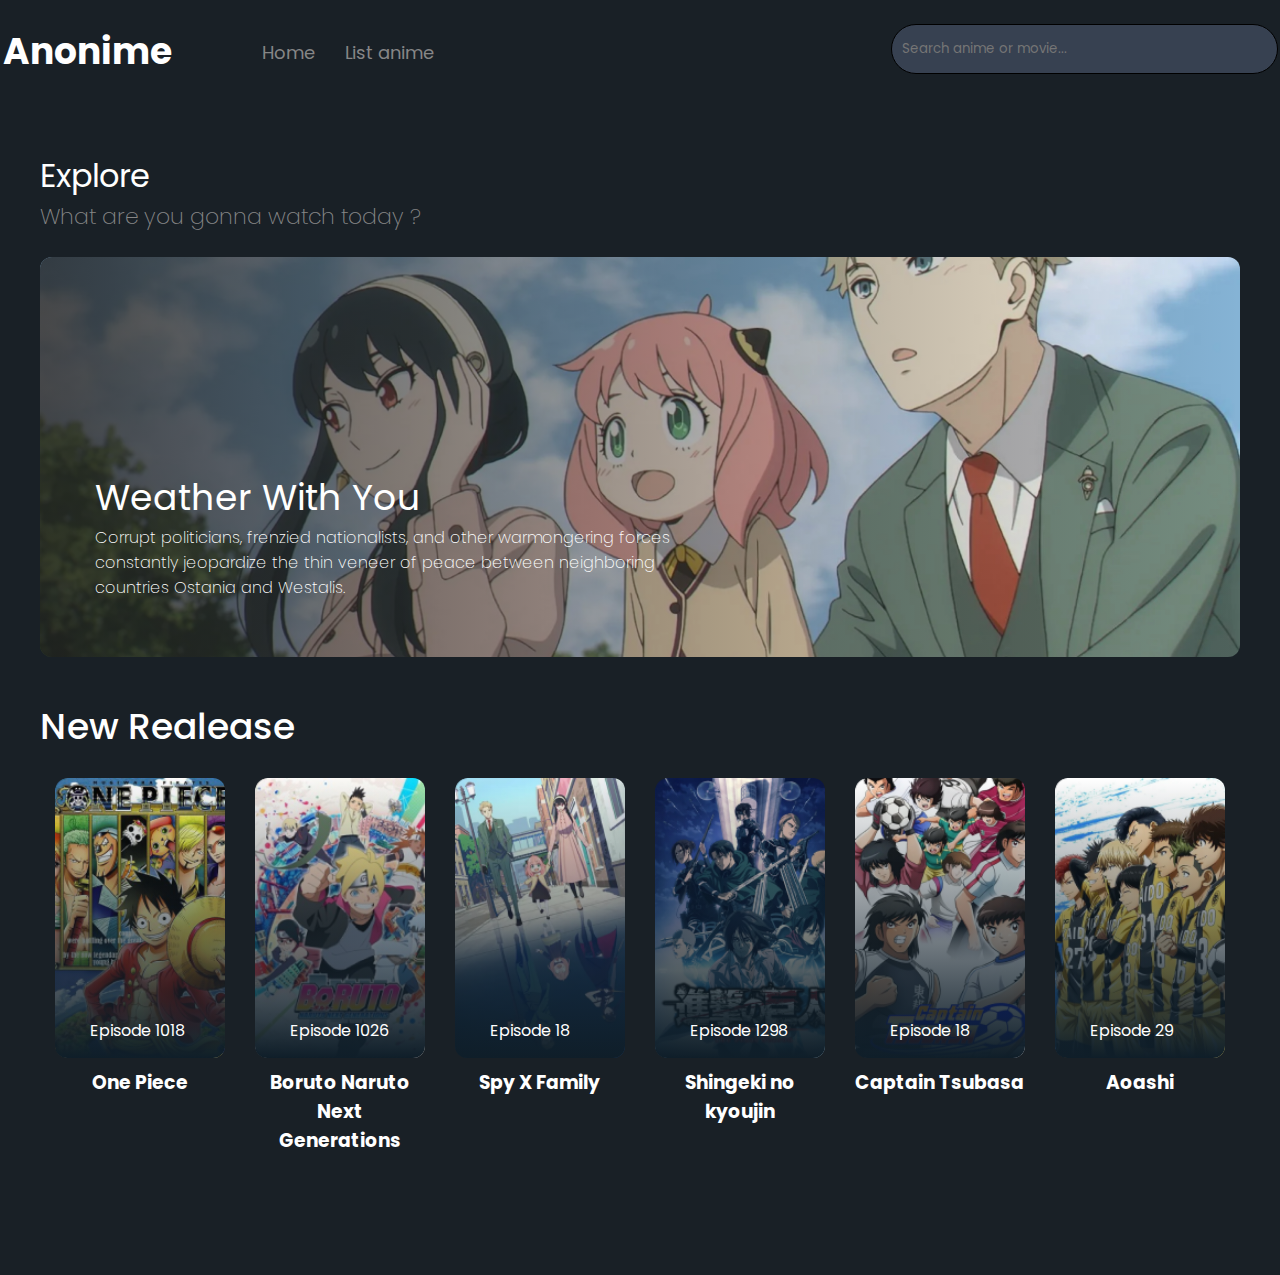
<file: anonime/index.html>
<!DOCTYPE html>
<html lang="en">
	<head>
		<meta charset="UTF-8" />
		<meta http-equiv="X-UA-Compatible" content="IE=edge" />
		<meta name="viewport" content="width=device-width, initial-scale=1.0" />
		<link rel="stylesheet" href="https://use.fontawesome.com/releases/v5.4.1/css/all.css" integrity="sha384-5sAR7xN1Nv6T6+dT2mhtzEpVJvfS3NScPQTrOxhwjIuvcA67KV2R5Jz6kr4abQsz" crossorigin="anonymous" />
		<title>Anonime</title>
		<link rel="stylesheet" href="./css/responsive.css" />
		<link rel="stylesheet" href="./css/style.css" />
	</head>
	<body>
		<header>
			<nav>
				<div class="nav-menu">
					<h1>Anonime</h1>
					<ul>
						<li><a href="index.html">Home</a></li>
						<li><a href="list-anime.html">List anime</a></li>
					</ul>
				</div>
				<div class="search">
					<input type="text" id="search" placeholder="Search anime or movie..." />
				</div>
			</nav>
		</header>
		<section>
			<div class="container">
				<div class="container-menu-title">
					<h1>Explore</h1>
					<h3>What are you gonna watch today ?</h3>
				</div>
				<div class="container-menu-middle-img" style="background-image: url('./img/imgbig.png')">
					<div class="container-menu-middle-img-title">
						<h1>Weather With You</h1>
						<p>Corrupt politicians, frenzied nationalists, and other warmongering forces constantly jeopardize the thin veneer of peace between neighboring countries Ostania and Westalis.</p>
					</div>
				</div>
				<div class="film-roll">
					<h1>New Realease</h1>
					<div class="films">
						<div class="film">
							<div class="film-roll-options" style="background-image: url('./img/1.png')"><h4>Episode 1018</h4></div>
							<a href="#"><h3>One Piece</h3></a>
						</div>
						<div class="film">
							<div class="film-roll-options" style="background-image: url('./img/2.png')"><h4>Episode 1026</h4></div>
							<a href="#"><h3>Boruto Naruto Next Generations</h3></a>
						</div>
						<div class="film">
							<div class="film-roll-options" style="background-image: url('./img/3.png')"><h4>Episode 18</h4></div>
							<a href="#"><h3>Spy X Family</h3></a>
						</div>
						<div class="film">
							<div class="film-roll-options" style="background-image: url('./img/4.png')"><h4>Episode 1298</h4></div>
							<a href="#"><h3>Shingeki no kyoujin</h3></a>
						</div>
						<div class="film">
							<div class="film-roll-options" style="background-image: url('./img/5.png')"><h4>Episode 18</h4></div>
							<a href="#"><h3>Captain Tsubasa</h3></a>
						</div>
						<div class="film">
							<div class="film-roll-options" style="background-image: url('./img/6.png')"><h4>Episode 29</h4></div>
							<a href="#"><h3>Aoashi</h3></a>
						</div>
					</div>
				</div>
			</div>
		</section>
	</body>
</html>
</file>
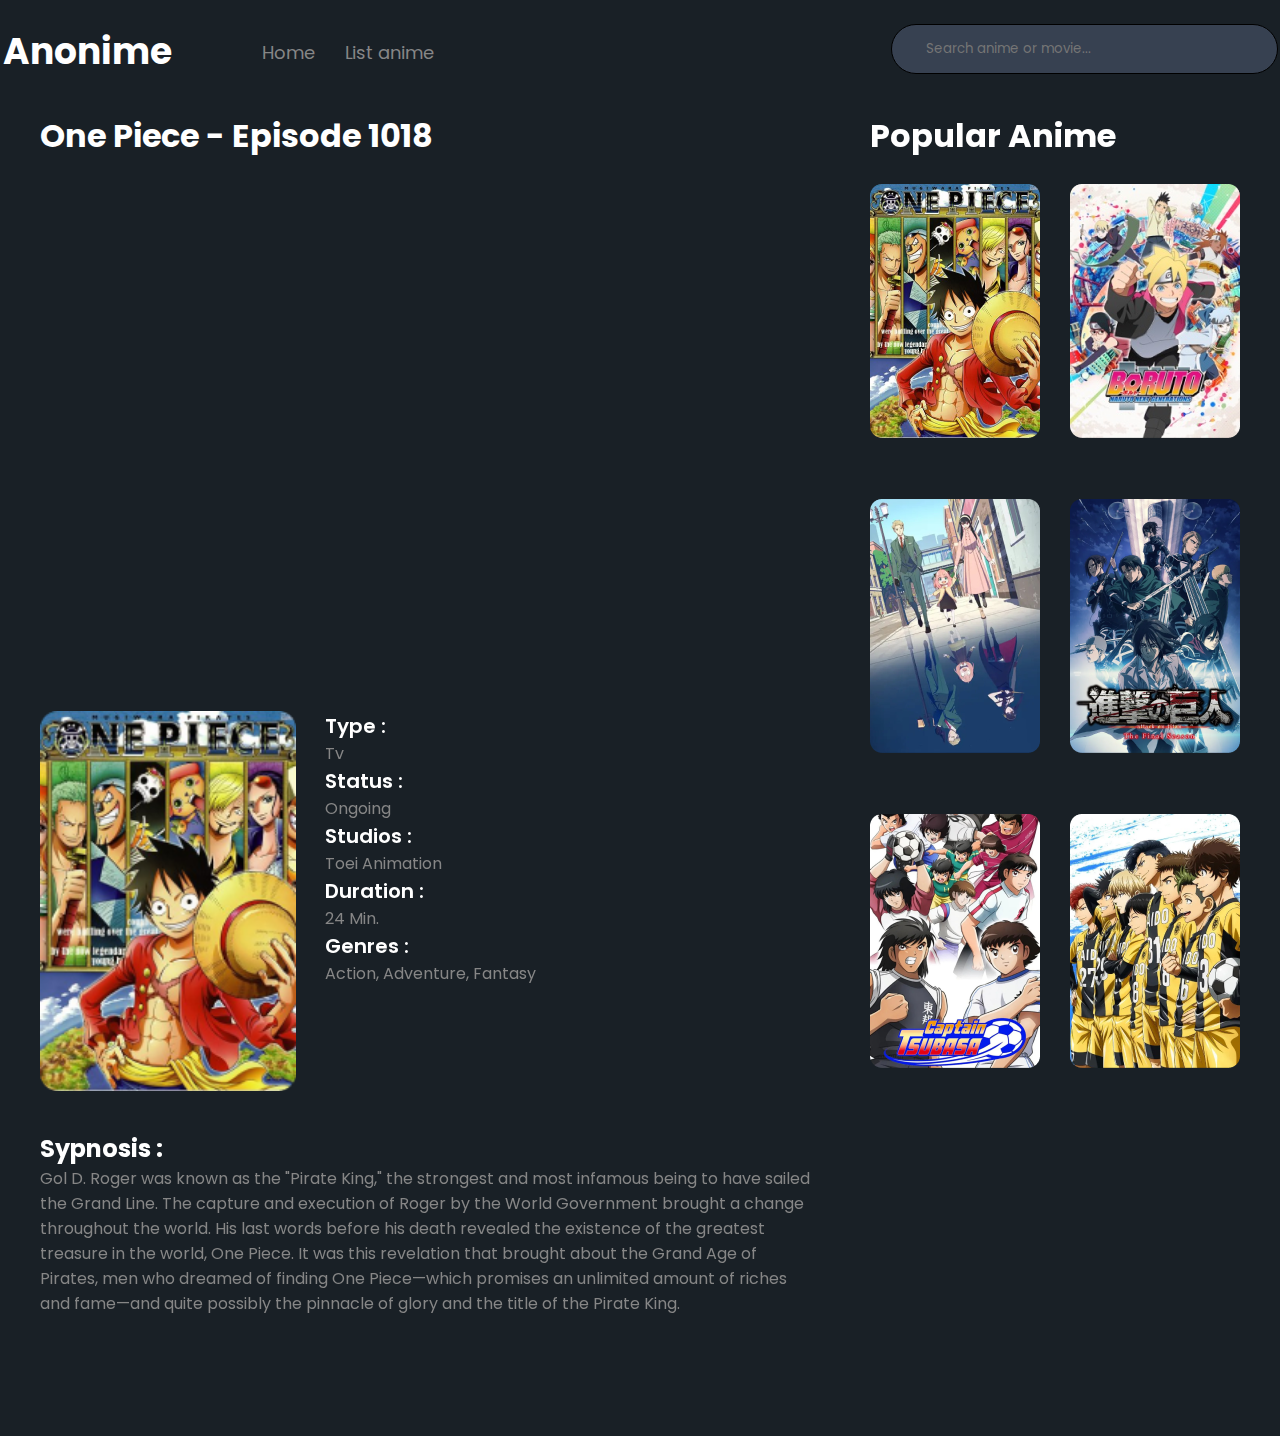
<file: anonime/list-anime.html>
<!DOCTYPE html>
<html lang="en">
	<head>
		<meta charset="UTF-8" />
		<meta http-equiv="X-UA-Compatible" content="IE=edge" />
		<meta name="viewport" content="width=device-width, initial-scale=1.0" />
		<title>Document</title>
		<link rel="stylesheet" href="./css/style.css" />
		<link rel="stylesheet" href="./css/responsive.css" />
	</head>
	<body>
		<header>
			<nav>
				<div class="nav-menu">
					<h1>Anonime</h1>
					<ul>
						<li><a href="index.html">Home</a></li>
						<li><a href="list-anime.html">List anime</a></li>
					</ul>
				</div>
				<div class="search">
					<input type="text" id="search" placeholder="      Search anime or movie..." />
				</div>
			</nav>
		</header>
		<section class="section-list-anime">
			<div class="container-list-anime">
				<div class="list-anime-info">
					<h1>One Piece - Episode 1018</h1>
					<iframe width="98%" height="472" src="https://www.youtube.com/embed/hFxCDbiPWJk" title="YouTube video player" frameborder="0" allow="accelerometer; autoplay; clipboard-write; encrypted-media; gyroscope; picture-in-picture" allowfullscreen></iframe>
				</div>
				<div class="film-info">
					<div class="film-info-top">
						<img src="./img/1.png" alt="" />
						<div class="film-info-top-title">
							<h1>Type :</h1>
							<h4>Tv</h4>
							<h1>Status :</h1>
							<h4>Ongoing</h4>
							<h1>Studios :</h1>
							<h4>Toei Animation</h4>
							<h1>Duration :</h1>
							<h4>24 Min.</h4>
							<h1>Genres :</h1>
							<h4>Action, Adventure, Fantasy</h4>
						</div>
					</div>
					<h2>Sypnosis :</h2>
					<p>Gol D. Roger was known as the "Pirate King," the strongest and most infamous being to have sailed the Grand Line. The capture and execution of Roger by the World Government brought a change throughout the world. His last words before his death revealed the existence of the greatest treasure in the world, One Piece. It was this revelation that brought about the Grand Age of Pirates, men who dreamed of finding One Piece—which promises an unlimited amount of riches and fame—and quite possibly the pinnacle of glory and the title of the Pirate King.</p>
				</div>
			</div>
			<div class="section-list-anime-right">
				<h1>Popular Anime</h1>
				<div class="anime-galerry">
					<a href="#"><img src="./img/1.png" alt="" /></a>
					<a href="#"><img src="./img/2.png" alt="" /></a>
					<a href="#"><img src="./img/3.png" alt="" /></a>
					<a href="#"><img src="./img/4.png" alt="" /></a>
					<a href="#"><img src="./img/5.png" alt="" /></a>
					<a href="#"><img src="./img/6.png" alt="" /></a>
				</div>
			</div>
		</section>
	</body>
</html>
</file>
<file: anonime/css/responsive.css>
@media screen and (max-width: 1200px) {
	header nav {
		justify-content: center;
		width: 1200px;
		margin: 0 auto;
	}
	.section-list-anime {
		flex-direction: column;
		width: 900px;
	}
	.list-anime-info iframe {
		width: 900px;
		margin: 0 auto;
	}
}
@media screen and (max-width: 992px) {
	header nav {
		width: auto;
	}
	.section-list-anime {
		flex-direction: column;
		width: 600px;
		margin: 0 auto;
	}
	.section-list-anime {
		flex-direction: column;
		width: 600px;
		margin: 0 auto;
	}
}
@media screen and (max-width: 768px) {
	header nav {
		flex-direction: column;
		height: auto;
		margin: 0 auto;
		width: auto;
	}
	.nav-menu {
		justify-content: center;
		flex-direction: column;
		margin: 0 auto;
	}
	.search {
		margin: 0 auto;
	}
	.section-list-anime {
		flex-direction: column;
		width: 400px;
		margin: 0 auto;
	}
	.section-list-anime {
		flex-direction: column;
		width: 400px;
		margin: 0 auto;
	}
}
</file>
<file: anonime/css/style.css>
@import url('https://fonts.googleapis.com/css2?family=Open+Sans:ital,wght@1,300&family=Poppins:wght@500&display=swap');
* {
	margin: 0;
	padding: 0;
	font-family: 'Poppins', sans-serif;
	list-style-type: none;
	text-decoration: none;
	color: #fff;
}
body {
	background-color: #192026;
}
header nav {
	display: flex;
	justify-content: space-between;
	width: 1275px;
	margin: 0 auto;
	margin-top: 24px;
	height: 48px;
}
.nav-menu {
	display: flex;
	justify-content: space-between;
	width: 35%;
}
.nav-menu h1 {
	font-size: 36px;
}
.nav-menu h1:hover {
	opacity: 0.8;
	transition-duration: 0.4s;
}
.nav-menu ul {
	display: flex;
	justify-content: space-between;
}
.nav-menu li {
	padding: 15px;
}
.nav-menu li:hover {
	border-bottom: 2px solid #374151;
	border-radius: 15px;
}
.nav-menu a {
	color: #868686;
	font-size: 18px;
}
.search input {
	background-color: #374151;
	border-radius: 37px;
	width: 375px;
	height: 48px;
	border: 1px solid black;
	outline: none;
	resize: none;
	padding-left: 10px;
	/* 12876 */
}
.search input:hover {
	opacity: 0.8;
	transition-duration: 0.6s;
}
.container {
	width: 1200px;
	margin: 0 auto;
	display: flex;
	flex-direction: column;
}
.container-menu-title {
	display: flex;
	flex-direction: column;
	margin-top: 80px;
}
.container-menu-title h1 {
	font-size: 32px;
	font-weight: 400;
}
.container-menu-title h3 {
	font-size: 22px;
	color: #868686;
	font-weight: 200;
}

.container-menu-middle-img {
	margin-top: 24px;
	position: relative;
	width: 100%;
	height: 400px;
	background-size: cover;
	border-radius: 12px;
}
.container-menu-middle-img::before {
	content: '';
	position: absolute;
	width: 100%;
	height: 100%;
	background: linear-gradient(269.96deg, rgba(29, 29, 29, 0) 0.04%, rgba(29, 29, 29, 0.8) 99.5%);
	border-radius: 12px;
}
.container-menu-middle-img-title {
	position: absolute;
	bottom: 57px;
	left: 55px;
}
.container-menu-middle-img h1 {
	font-size: 36px;
	font-weight: bold;
	font-weight: 400;
	width: 586px;
}
.container-menu-middle-img p {
	font-size: 16px;
	font-weight: 200;
	width: 586px;
}
.film-roll {
	display: flex;
	flex-direction: column;
	margin-top: 42px;
}
.film-roll h1 {
	font-size: 36px;
	font-weight: 500;
}
.film-roll-options {
	width: 170px;
	background-size: cover;
	border-radius: 12px;
	height: 280px;
	position: relative;
}
.film-roll-options h4 {
	position: absolute;
	top: 240px;
	left: 35px;
	font-weight: 400;
	font-size: 16px;
}
.films {
	display: flex;
	flex-direction: row;
	justify-content: space-around;
	margin-top: 24px;
}
.film-roll-options::before {
	content: '';
	position: absolute;
	width: 100%;
	height: 100%;
	background: linear-gradient(180deg, rgba(29, 29, 29, 0) 0%, #0f1e29 100%);
	border-radius: 12px;
}
.film h3 {
	text-align: center;
	margin-top: 10px;
	width: 169px;
	margin-bottom: 120px;
}
.film:hover {
	opacity: 0.6;
	transition-duration: 0.4s;
}
.film h3:hover {
	color: yellow;
}
.section-list-anime {
	width: 1200px;
	margin: 0 auto;
	display: flex;
}
.container-list-anime {
	flex-grow: 1;
}

.list-anime-info h1 {
	margin-top: 40px;
}
.list-anime-info iframe {
	margin-top: 32px;
}
.section-list-anime-right {
	margin: 0 auto;
	margin-top: 40px;
}

.anime-galerry {
	width: 370px;
	margin: 0 auto;
	display: grid;
	grid-template-columns: 1fr 1fr;
	gap: 30px;
	justify-content: space-between;
	flex-wrap: wrap;
}
.anime-galerry img {
	margin-top: 24px;
}

.anime-galerry a:hover {
	opacity: 0.6;
}

.film-info {
	margin-top: 40px;
}
.film-info h2 {
	margin-top: 40px;
}
.film-info p {
	font-weight: 400;
	font-size: 16px;
	color: #868686;
	margin-bottom: 120px;
	width: 770px;
}
.film-info-top img {
	height: 380px;
	width: 256px;
}
.film-info-top {
	display: flex;
}
.film-info-top-title {
	margin-left: 29px;
}
.film-info-top-title h1 {
	font-weight: 600;
	font-size: 20px;
}
.film-info-top-title h4 {
	font-weight: 400;
	font-size: 16px;
	color: #868686;
}
</file>
